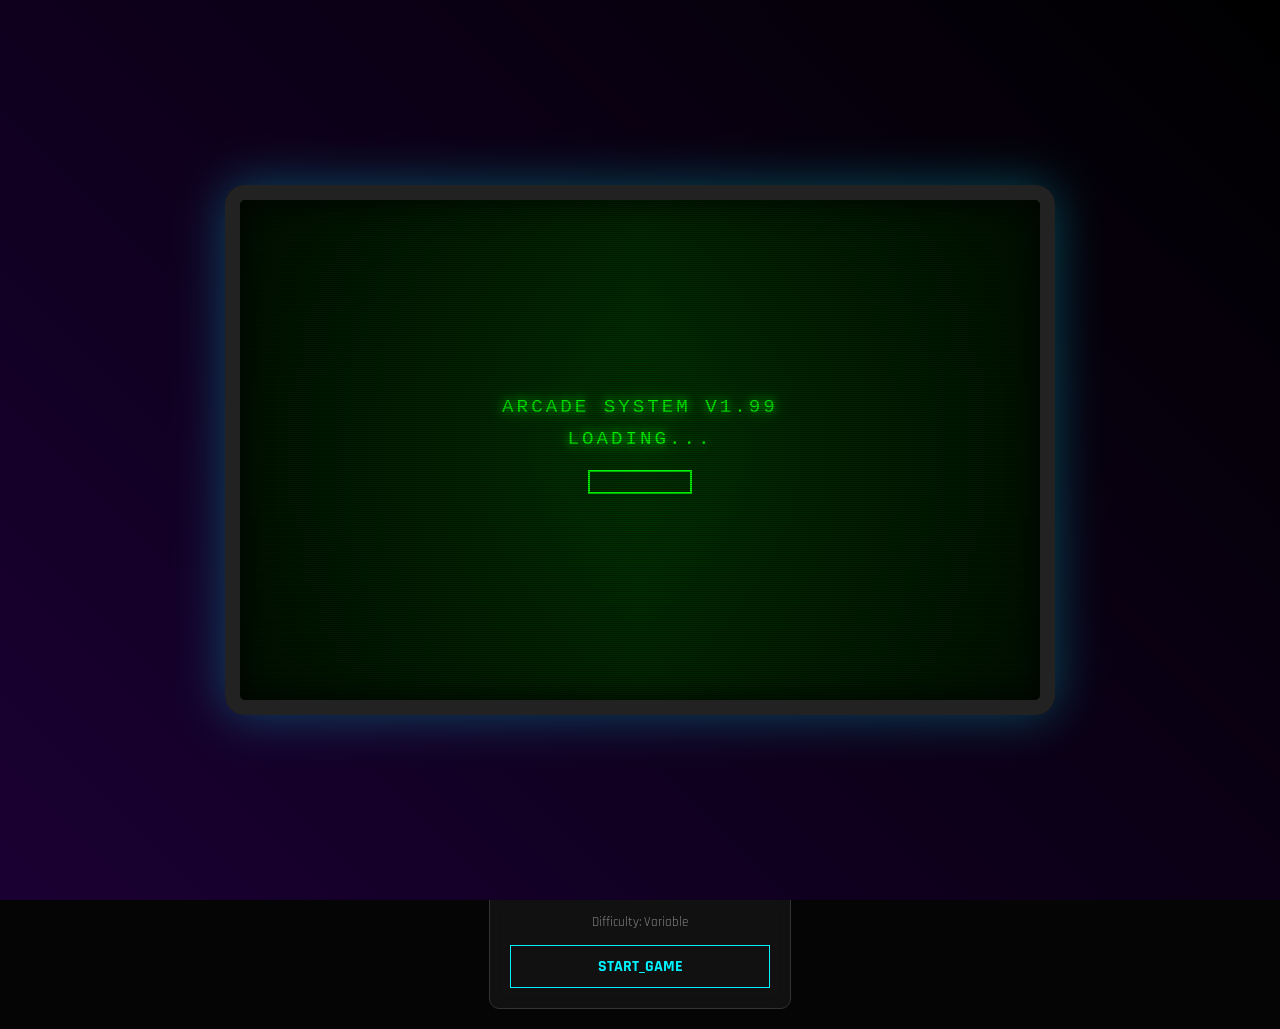
<file: index.html>
<!DOCTYPE html>
<html lang="en">
<head>
    <meta charset="UTF-8">
    <meta name="viewport" content="width=device-width, initial-scale=1.0">
    <title>WAD Games</title>
    <link rel="stylesheet" href="style.css">
    <link href="https://fonts.googleapis.com/css2?family=Orbitron:wght@400;700&family=Rajdhani:wght@300;500&display=swap" rel="stylesheet">
</head>
<body>
    <canvas id="particleCanvas"></canvas>
    
    <!-- Arcade Background Music -->
    <audio id="arcadeMusic" loop preload="auto">
        <source src="audio/arcade-music.mp3" type="audio/mpeg">
        <source src="audio/arcade-music.ogg" type="audio/ogg">
    </audio>

    <div id="loader">
        <div id="arcade-intro">
            <div id="crt-screen">
                <div class="scanlines"></div>
                <div class="arcade-content">
                    <div id="boot-sequence">
                        <p class="boot-text">ARCADE SYSTEM V1.99</p>
                        <p class="boot-text">LOADING...</p>
                        <div class="pixel-loader"></div>
                    </div>
                    <div id="arcade-title" style="display: none;">
                        <p class="arcade-text" style="font-size: 2rem; letter-spacing: 4px;">●●●●●●●●●●</p>
                        <p class="arcade-text arcade-large">WAD</p>
                        <p class="arcade-text arcade-large">GAMES</p>
                        <p class="arcade-text" style="font-size: 2rem; letter-spacing: 4px;">●●●●●●●●●●</p>
                        <p class="arcade-text arcade-insert">\/ INSERT COIN \/</p>
                        <p class="arcade-text arcade-insert arcade-blink">⬆ ⬆ ⬇ ⬇ ⬅ ➡ PRESS START</p>
                    </div>
                </div>
            </div>
        </div>
    </div>
    
    <header>
        <div class="status-bar">
            <span>USER: PLAYER_01</span>
            <span id="digital-clock">00:00:00</span>
            <span>STATUS: ONLINE</span>
            <button id="audioToggle" style="background: none; border: none; color: #00f2ff; cursor: pointer; font-size: 1.2rem; padding: 0 10px;">🔊</button>
        </div>
        <h1 class="glitch-title">WAD<span>GAMES</span></h1>
        <p class="subtitle">Select a module to initialize</p>
    </header>

    <main class="game-grid">
        <div class="game-card" data-tilt>
            <div class="card-banner cricket-bg">🏏</div>
            <div class="card-content">
                <h2>The Ashes</h2>
                <div class="stats">Difficulty: Medium</div>
                <a href="\hand cricket\index.html" class="play-btn">START_GAME</a>
            </div>
        </div>

        <div class="game-card" data-tilt>
            <div class="card-banner tetris-bg">🧱</div>
            <div class="card-content">
                <h2>Imperial Tetris</h2>
                <div class="stats">Difficulty: Hard</div>
                <a href="tetris\index.html" class="play-btn">START_GAME</a>
            </div>
        </div>

        <div class="game-card">
            <div class="card-banner" style="background: linear-gradient(45deg, #00f2ff, #ff00ea);">❌⭕</div>
            <div class="card-content">
                <h2>Cyber Tic-Tac-Toe</h2>
                <div class="stats">Difficulty: Adaptive</div>
                <a href="tic-tac-toe/index.html" class="play-btn">START_GAME</a>
            </div>
        </div>

        <div class="game-card" data-tilt>
            <div class="card-banner" style="background: linear-gradient(45deg, #ffd700, #ff8c00);">💰</div>
            <div class="card-content">
                <h2>KBC Quiz Master</h2>
                <div class="stats">Difficulty: Variable</div>
                <a href="kbc/index.html" class="play-btn">START_GAME</a>
            </div>
        </div>
    </main>

    <script src="script.js"></script>
</body>
</html>
</file>
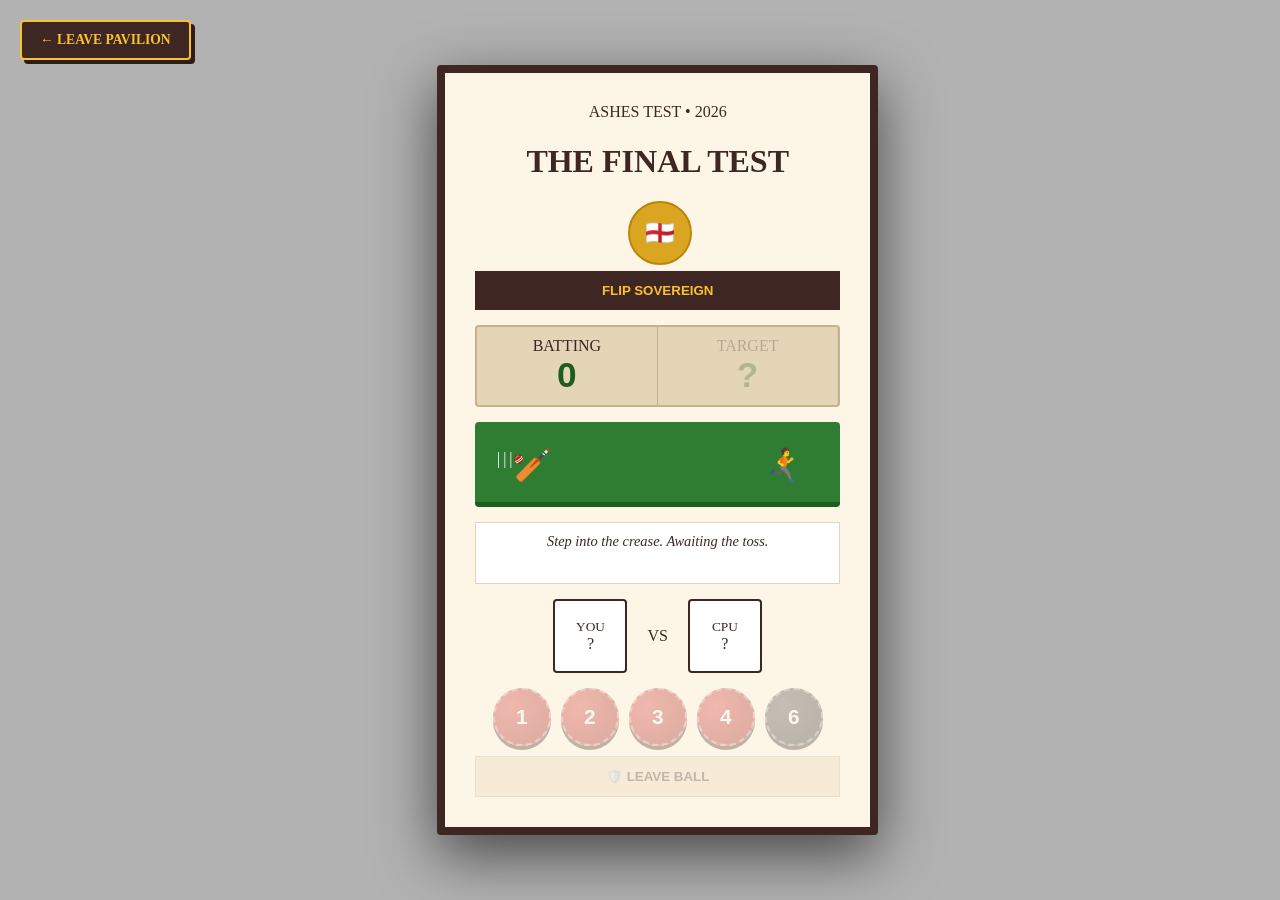
<file: hand cricket/index.html>
<!DOCTYPE html>
<html lang="en">
<head>
    <meta charset="UTF-8">
    <meta name="viewport" content="width=device-width, initial-scale=1.0">
    <title>The Ashes: Willow & Leather Edition</title>
    <link rel="stylesheet" href="style.css">
</head>
<body>
    <a href="../index.html" class="back-home-cricket">← LEAVE PAVILION</a>
    <div class="game-wrapper">
        <div class="pavilion-board">
            <div id="certificate" class="cert-overlay" style="display:none;">
                <div class="cert-content">
                    <div class="cert-header">OFFICIAL MATCH CERTIFICATE</div>
                    <hr class="cert-hr">
                    <h2 class="cert-title">THE ASHES SERIES</h2>
                    <p class="cert-text">This is to certify that the player has completed the match with the following performance:</p>
                    
                    <div class="cert-stats">
                        <div class="stat-line">TOTAL RUNS: <span id="cert-score">0</span></div>
                        <div class="stat-line">MATCH RESULT: <span id="cert-result">N/A</span></div>
                    </div>

                    <div class="signature-section">
                        <div class="signature">
                            <div class="sig-line"></div>
                            <small>AWARDED BY</small><br>
                            <strong class="jay-shah">JAY SHAH</strong>
                        </div>
                        <div class="seal">🏏</div>
                    </div>
                    
                    <button class="willow-btn" onclick="location.reload()">PLAY NEW SERIES</button>
                </div>
            </div>

            <header>
                <div class="badge">ASHES TEST • 2026</div>
                <h1>THE FINAL TEST</h1>
            </header>

            <div id="toss-area">
                <div id="coin-box">
                    <div id="coin">
                        <div class="side heads">🏴󠁧󠁢󠁥󠁮󠁧󠁿</div>
                        <div class="side tails">🇦🇺</div>
                    </div>
                </div>
                <button class="willow-btn" onclick="flipCoin()">FLIP SOVEREIGN</button>
            </div>

            <div class="scoreboard">
                <div class="score-slot">
                    <label id="role-tag">BATTING</label>
                    <div id="runs" class="score-num">0</div>
                </div>
                <div class="score-slot target-dim" id="target-ui">
                    <label>TARGET</label>
                    <div id="target-runs" class="score-num">?</div>
                </div>
            </div>

            <div class="cricket-pitch">
                <div id="stumps" class="stumps">|||</div>
                <div id="batter-sim" class="player">🏏</div>
                <div id="runner-sim" class="player">🏃</div>
                <div id="run-text" class="run-notif">RUNNING!</div>
            </div>

            <div class="commentary-strip" id="commentary">
                Step into the crease. Awaiting the toss.
            </div>

            <div class="battle-field">
                <div class="hand-wood">
                    <small>YOU</small>
                    <div id="player-hand" class="emoji">?</div>
                </div>
                <div class="vs-seal">VS</div>
                <div class="hand-wood">
                    <small>CPU</small>
                    <div id="cpu-hand" class="emoji">?</div>
                </div>
            </div>

            <div class="controls disabled" id="game-controls">
                <div class="ball-rack">
                    <button class="ball-btn" onclick="play(1)">1</button>
                    <button class="ball-btn" onclick="play(2)">2</button>
                    <button class="ball-btn" onclick="play(3)">3</button>
                    <button class="ball-btn" onclick="play(4)">4</button>
                    <button class="ball-btn ball-6" onclick="play(6)">6</button>
                </div>
                <button id="leave-btn" class="willow-btn leave" onclick="play('leave')">🛡️ LEAVE BALL</button>
            </div>

            <button id="next-innings-btn" class="willow-btn" onclick="startSecondInnings()" style="display:none; margin-top:15px;">START BOWLING</button>
        </div>
    </div>
    <script src="script.js"></script>
</body>
</html>
</file>
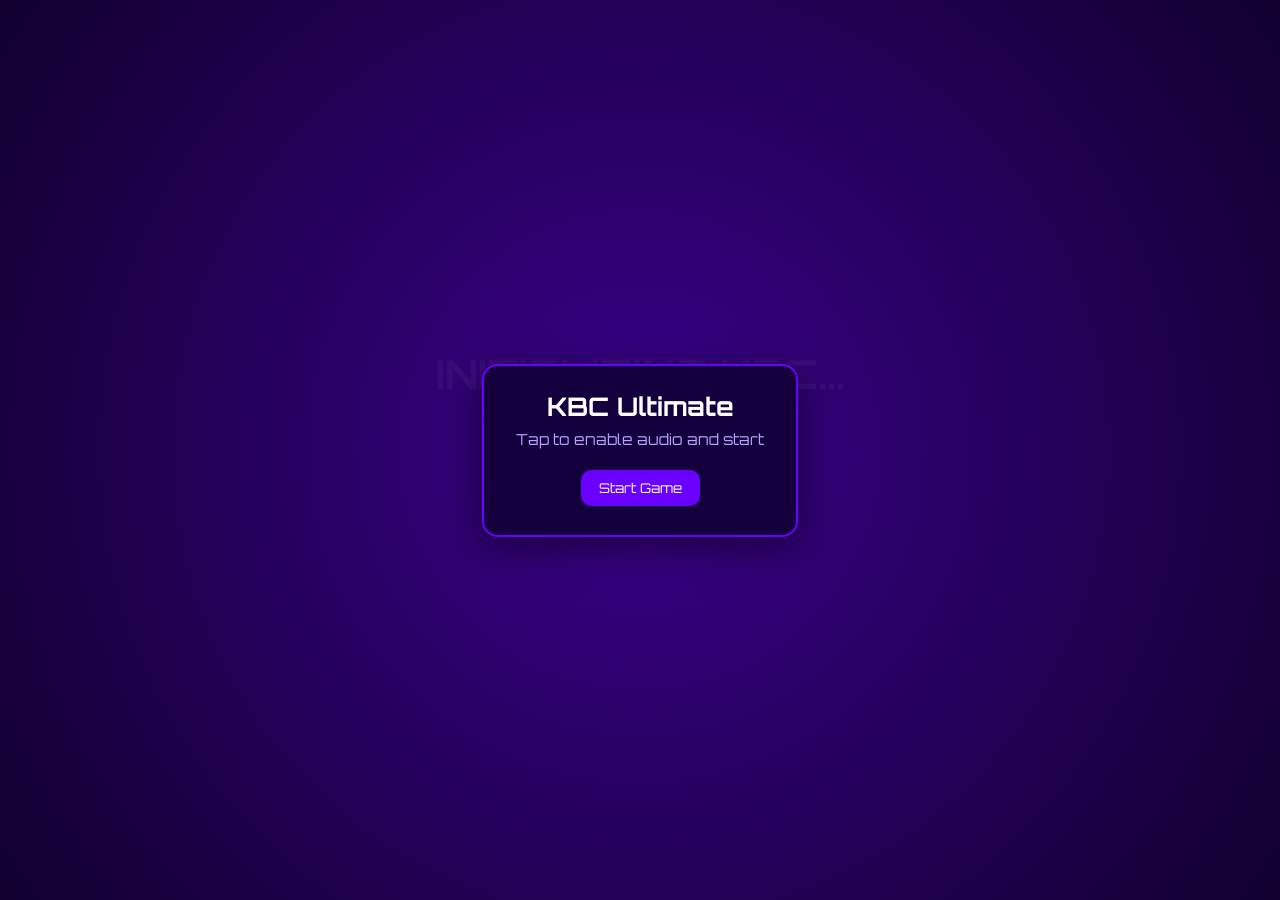
<file: kbc/index.html>
<!DOCTYPE html>
<html lang="en">
<head>
<meta charset="UTF-8">
<meta name="viewport" content="width=device-width, initial-scale=1.0, maximum-scale=1.0, user-scalable=no">
<title>KBC Ultimate Fixed</title>
<link rel="stylesheet" href="style.css">
<link href="https://fonts.googleapis.com/css2?family=Orbitron:wght@500;700&display=swap" rel="stylesheet">
</head>
<body>

<div id="startOverlay" class="start-overlay">
    <div class="start-card">
        <h1>KBC Ultimate</h1>
        <p>Tap to enable audio and start</p>
        <button id="startButton">Start Game</button>
    </div>
</div>

<div id="loadingScreen">
    <h1>INITIALIZING KBC...</h1>
    <div class="loading-text-container">
        <p class="load-text">Loading Game Engine</p>
        <p class="load-text">Preparing Questions</p>
        <p class="load-text">Setting Prize Ladder</p>
        <p class="load-text">Activating Lifelines</p>
    </div>
    <div class="loading-bar-container">
        <div class="loading-bar-fill"></div>
    </div>
    <p class="loading-percent">0%</p>
</div>

<div id="gameScreen" class="hidden">
    <div class="main-layout">
        <aside class="side-panel">
            <div class="brand-block">PICHANDI BANK</div>
            <div class="timer-ring">
                <div class="timer-ring-inner">
                    <span id="timer">30</span>
                </div>
            </div>
            <div class="score-readout">₹0</div>
        </aside>

        <div class="game-area">
            <div class="top-bar">
                <a href="../index.html" class="back-button">← BACK</a>
                <button class="walk-away">WALK AWAY</button>
                <div class="score-pill">₹ 0</div>
                <div class="lifelines">
                    <button onclick="useFifty()">50:50</button>
                    <button onclick="callFriend()">📞</button>
                    <button onclick="audiencePoll()">👥</button>
                    <button onclick="switchQuestion()">↻</button>
                </div>
            </div>

            <div class="stage-panel">
                <div class="stage-frame">
                    <div class="stage-glow"></div>
                </div>
            </div>

            <div class="question-panel">
                <div id="questionNumber" class="question-number">Question 1</div>
                <h2 id="questionText"></h2>
            </div>

            <div class="options-container">
                <div class="option" onclick="selectAnswer(0)"><span class="opt-label">A</span><span class="option-text"></span></div>
                <div class="option" onclick="selectAnswer(1)"><span class="opt-label">B</span><span class="option-text"></span></div>
                <div class="option" onclick="selectAnswer(2)"><span class="opt-label">C</span><span class="option-text"></span></div>
                <div class="option" onclick="selectAnswer(3)"><span class="opt-label">D</span><span class="option-text"></span></div>
            </div>

            <div id="messageBox"></div>
        </div>

        <aside class="ladder">
            <ul id="ladderList"></ul>
        </aside>
    </div>
</div>

<div id="callModal" class="modal hidden">
    <div class="modal-box">
        <h2>📞 Calling...</h2>
        <p id="callText"></p>
    </div>
</div>

<div id="pollModal" class="modal hidden">
    <div class="modal-box">
        <h2>📊 Audience Poll</h2>
        <div id="pollBars"></div>
    </div>
</div>

<div id="gameOverModal" class="modal hidden">
    <div class="modal-box game-over-box">
        <button class="modal-close" onclick="closeGameOverModal()">✕</button>
        <div class="game-over-content">
            <h2 id="gameOverTitle">Wrong Answer!</h2>
            <p class="game-over-amount" id="gameOverAmount"></p>
            <p class="game-over-question">Do you want to take these earnings?</p>
            <button class="game-over-button" onclick="confirmGameOver()">OK</button>
            <p class="kannada-text" id="kannadaText" style="display:none;">ತಗೋ ಬಾಯಲ್ಲಿ</p>
        </div>
    </div>
</div>

<!-- Audio Elements -->
<audio id="bgAudio" preload="auto" crossorigin="anonymous">
    <source src="audio/background.mp3" type="audio/mpeg">
</audio>
<audio id="introAudio" preload="auto" crossorigin="anonymous">
    <source src="audio/intro.mp3" type="audio/mpeg">
</audio>
<audio id="questionAudio" preload="auto">
    <source src="audio/question.mp3" type="audio/mpeg">
</audio>
<audio id="wrongAudio" preload="auto">
    <source src="audio/wrong.mp3" type="audio/mpeg">
</audio>
<audio id="winAudio" preload="auto">
    <source src="audio/7crore.mp3" type="audio/mpeg">
</audio>

<script src="script.js"></script>
</body>
</html>
</file>
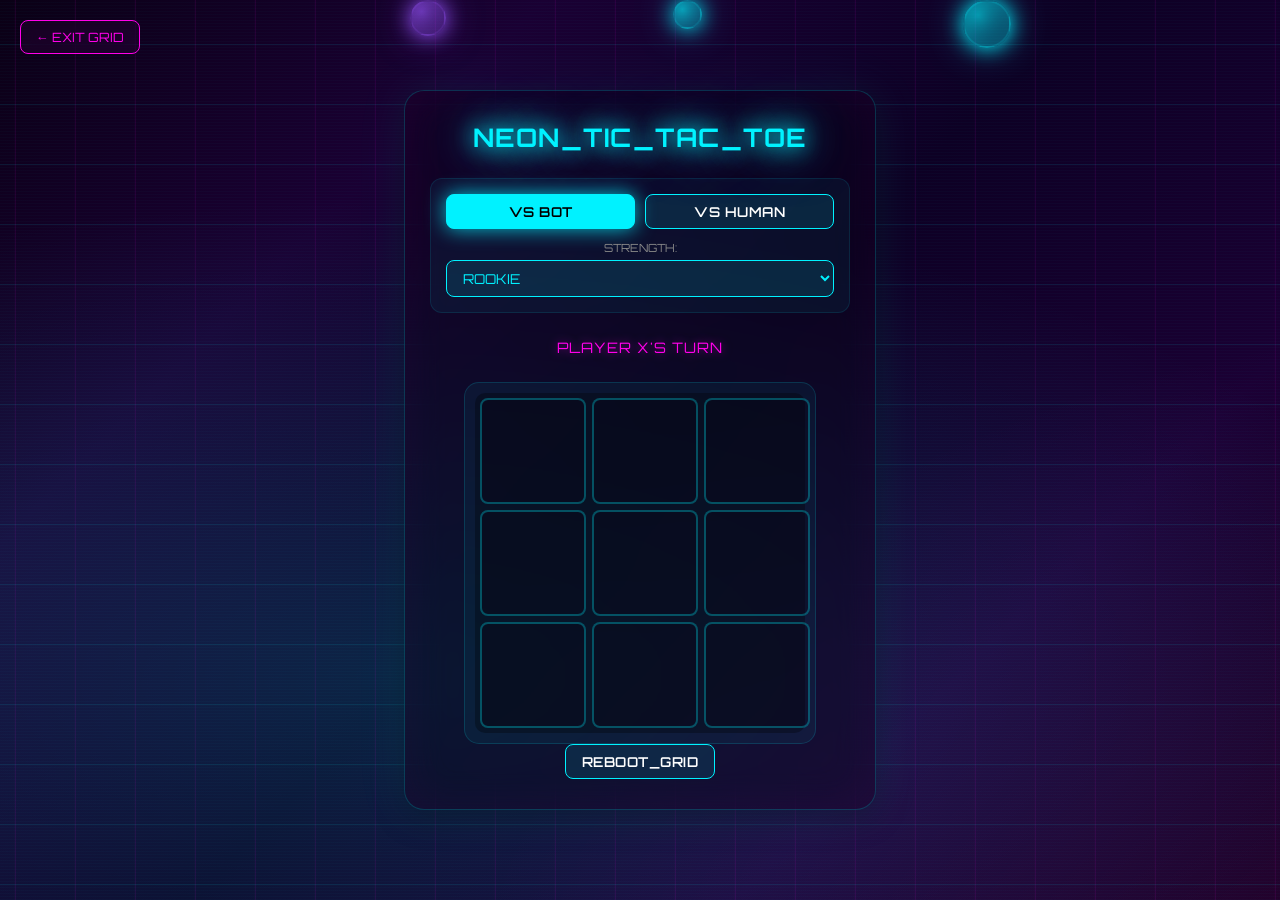
<file: tic-tac-toe/index.html>
<!DOCTYPE html>
<html lang="en">
<head>
    <meta charset="UTF-8">
    <meta name="viewport" content="width=device-width, initial-scale=1.0">
    <title>Cyber Tic-Tac-Toe</title>
    <link rel="stylesheet" href="style.css">
    <link href="https://fonts.googleapis.com/css2?family=Orbitron:wght@400;700&display=swap" rel="stylesheet">
</head>
<body>
    <div id="neon-background">
        <div class="neon-grid"></div>
        <div class="scanlines"></div>
        <div class="floating-particles"></div>
    </div>
    <a href="../index.html" class="back-home">← EXIT GRID</a>

    <div class="game-container">
        <h1>NEON_TIC_TAC_TOE</h1>
        
        <div class="setup-menu">
            <div class="mode-selector">
                <button id="pve-btn" class="active">VS BOT</button>
                <button id="pvp-btn">VS HUMAN</button>
            </div>
            
            <div id="difficulty-settings">
                <label style="font-size: 0.7rem; color: #888; display: block; margin-bottom: 5px;">STRENGTH:</label>
                <select id="difficulty">
                    <option value="easy">ROOKIE</option>
                    <option value="medium">ELITE</option>
                    <option value="impossible">GOD_MODE</option>
                </select>
            </div>
        </div>

        <div class="status" id="statusText">PLAYER X'S TURN</div>

        <div class="board-wrapper">
            <div class="board" id="board">
                <div id="strike" class="strike"></div>
                <div class="cell" data-index="0"></div>
                <div class="cell" data-index="1"></div>
                <div class="cell" data-index="2"></div>
                <div class="cell" data-index="3"></div>
                <div class="cell" data-index="4"></div>
                <div class="cell" data-index="5"></div>
                <div class="cell" data-index="6"></div>
                <div class="cell" data-index="7"></div>
                <div class="cell" data-index="8"></div>
            </div>
        </div>

        <button id="resetBtn" class="reset-btn">REBOOT_GRID</button>
    </div>

    <script src="script.js"></script>
</body>
</html>
</file>
<file: style.css>
:root {
    --neon-cyan: #00f2ff;
    --neon-pink: #ff00ea;
    --dark: #050505;
}

body {
    margin: 0;
    background-color: var(--dark);
    color: white;
    font-family: 'Rajdhani', sans-serif;
    overflow-x: hidden;
    min-height: 100vh;
}

#particleCanvas {
    position: fixed;
    top: 0;
    left: 0;
    z-index: -1;
    background: radial-gradient(circle at center, #111 0%, #000 100%);
}

/* Header Status Bar */
.status-bar {
    display: flex;
    justify-content: space-around;
    padding: 10px;
    background: rgba(255, 255, 255, 0.05);
    border-bottom: 1px solid var(--neon-cyan);
    font-family: 'Orbitron', sans-serif;
    font-size: 0.7rem;
    letter-spacing: 2px;
}

header {
    text-align: center;
    padding: 40px 0;
}

.glitch-title {
    font-family: 'Orbitron', sans-serif;
    font-size: 5rem;
    margin: 0;
    letter-spacing: 10px;
    text-transform: uppercase;
}

.glitch-title span {
    color: var(--neon-cyan);
    text-shadow: 0 0 20px var(--neon-cyan);
}

/* Game Grid & Cards */
.game-grid {
    display: flex;
    flex-wrap: wrap;
    justify-content: center;
    gap: 40px;
    padding: 20px;
}

.game-card {
    width: 300px;
    background: rgba(20, 20, 20, 0.8);
    border: 1px solid #333;
    border-radius: 10px;
    position: relative;
    backdrop-filter: blur(10px);
    transition: 0.3s;
    overflow: hidden;
}

.game-card:hover {
    border-color: var(--neon-cyan);
    box-shadow: 0 0 40px rgba(0, 242, 255, 0.3);
    transform: translateY(-5px);
}

.card-banner {
    height: 150px;
    font-size: 4rem;
    display: flex;
    justify-content: center;
    align-items: center;
}

.cricket-bg { background: linear-gradient(45deg, #1b5e20, #000); }
.tetris-bg { background: linear-gradient(45deg, #800020, #000); }

.card-content {
    padding: 20px;
    text-align: center;
}

.stats {
    font-size: 0.8rem;
    color: #888;
    margin-bottom: 15px;
}

.play-btn {
    display: block;
    padding: 10px;
    text-decoration: none;
    color: var(--neon-cyan);
    border: 1px solid var(--neon-cyan);
    font-weight: bold;
    transition: 0.3s;
}

.play-btn:hover {
    background: var(--neon-cyan);
    color: black;
}

/* Arcade Intro */
#loader {
    position: fixed;
    inset: 0;
    background: #000;
    z-index: 100;
    display: flex;
    flex-direction: column;
    justify-content: center;
    align-items: center;
    transition: opacity 0.8s ease;
}

#arcade-intro {
    width: 100%;
    height: 100%;
    display: flex;
    justify-content: center;
    align-items: center;
    background: linear-gradient(45deg, #1a0033, #000);
}

#crt-screen {
    position: relative;
    width: 90%;
    max-width: 800px;
    height: 500px;
    background: linear-gradient(90deg, #001a00 0%, #003300 50%, #001a00 100%);
    border: 15px solid #222;
    border-radius: 20px;
    box-shadow: inset 0 0 30px rgba(0, 0, 0, 0.8), 0 0 50px rgba(0, 242, 255, 0.3);
    overflow: hidden;
}

#crt-screen::before {
    content: '';
    position: absolute;
    top: 0;
    left: 0;
    width: 100%;
    height: 100%;
    background: radial-gradient(ellipse at center, transparent 0%, rgba(0, 0, 0, 0.4) 100%);
    pointer-events: none;
    z-index: 2;
}

.scanlines {
    position: absolute;
    top: 0;
    left: 0;
    width: 100%;
    height: 100%;
    background: repeating-linear-gradient(
        0deg,
        rgba(0, 0, 0, 0.3),
        rgba(0, 0, 0, 0.3) 1px,
        transparent 1px,
        transparent 2px
    );
    pointer-events: none;
    z-index: 3;
    animation: flicker 0.1s infinite;
}

@keyframes flicker {
    0%, 100% { opacity: 0.95; }
    50% { opacity: 0.98; }
}

.arcade-content {
    position: relative;
    width: 100%;
    height: 100%;
    display: flex;
    justify-content: center;
    align-items: center;
    flex-direction: column;
    font-family: 'courier new', monospace;
    color: #00ff00;
    text-shadow: 0 0 10px #00ff00, 0 0 20px #00aa00;
    z-index: 1;
}

#boot-sequence {
    text-align: center;
}

.boot-text {
    margin: 10px 0;
    font-size: 1.2rem;
    letter-spacing: 3px;
    animation: flicker-text 2s infinite;
}

.boot-text:nth-child(3) {
    animation: none;
}

@keyframes flicker-text {
    0%, 100% { opacity: 1; }
    50% { opacity: 0.7; }
}

.pixel-loader {
    width: 100px;
    height: 20px;
    margin: 20px auto;
    border: 2px solid #00ff00;
    position: relative;
    background: #00110011;
}

.pixel-loader::after {
    content: '';
    position: absolute;
    left: 0;
    top: 0;
    height: 100%;
    background: #00ff00;
    box-shadow: 0 0 10px #00ff00;
    animation: loading 2s infinite;
}

@keyframes loading {
    0% { width: 0%; }
    50% { width: 100%; }
    100% { width: 0%; }
}

#arcade-title {
    text-align: center;
}

.arcade-text {
    margin: 5px 0;
    font-size: 1.5rem;
    letter-spacing: 2px;
}

.arcade-large {
    font-size: 3.5rem;
    font-weight: bold;
    letter-spacing: 6px;
    margin: 10px 0;
    animation: glow-pulse 1.5s ease-in-out infinite;
}

@keyframes glow-pulse {
    0%, 100% {
        text-shadow: 0 0 10px #00ff00, 0 0 20px #00aa00;
    }
    50% {
        text-shadow: 0 0 20px #00ff00, 0 0 40px #00ff00, 0 0 60px #00aa00;
    }
}

.arcade-insert {
    font-size: 1rem;
    margin-top: 20px;
    letter-spacing: 1px;
}

.arcade-blink {
    animation: blink 1s infinite;
}

@keyframes blink {
    0%, 50%, 100% { opacity: 1; }
    25%, 75% { opacity: 0.2; }
}
</file>
<file: hand cricket/style.css>
body {
    margin: 0;
    height: 100vh;
    display: flex;
    justify-content: center;
    align-items: center;
    background: linear-gradient(rgba(0,0,0,0.3), rgba(0,0,0,0.3)), 
                url('https://images.unsplash.com/photo-1531415074968-036ba1b575da?q=80&w=2067&auto=format&fit=crop') no-repeat center center fixed;
    background-size: cover;
    font-family: 'Georgia', serif;
}

.pavilion-board {
    background: #fdf5e6;
    border: 8px solid #3e2723;
    width: 90%;
    max-width: 400px;
    padding: 30px;
    border-radius: 4px;
    box-shadow: 0 20px 60px rgba(0,0,0,0.6);
    text-align: center;
    color: #3e2723;
    position: relative;
}

/* Scoreboard */
.scoreboard { display: flex; background: #e4d5b7; border: 2px solid #c5b38f; border-radius: 4px; margin: 15px 0; }
.score-slot { flex: 1; padding: 10px; border-right: 1px solid #c5b38f; }
.score-num { font-size: 2.2rem; font-weight: bold; font-family: 'Arial', sans-serif; color: #1b5e20; }
.target-dim { opacity: 0.25; }

/* Simulation */
.cricket-pitch {
    height: 80px; background: #2e7d32; border-radius: 4px;
    margin: 15px 0; position: relative; overflow: hidden;
    border-bottom: 5px solid #1b5e20;
}
.player { position: absolute; top: 30%; font-size: 2rem; transition: 0.6s; }
#batter-sim { left: 10%; } #runner-sim { right: 10%; transform: scaleX(-1); }
.stumps { position: absolute; left: 6%; top: 35%; color: #fff; letter-spacing: 3px; transition: 0.3s; }
.run-notif { position: absolute; width: 100%; top: 10%; color: #fff; font-weight: bold; font-size: 0.8rem; opacity: 0; }
.run-active { opacity: 1; animation: flash 0.5s infinite; }

/* Buttons */
.ball-rack { display: flex; justify-content: center; gap: 10px; }
.ball-btn {
    width: 58px; height: 58px; border-radius: 50%; border: 2px dashed rgba(255,255,255,0.4);
    background: radial-gradient(circle at 30% 30%, #d32f2f, #8e0000);
    color: white; font-size: 1.3rem; font-weight: bold; cursor: pointer;
    box-shadow: 0 4px #2d1d19; transition: 0.1s;
}
.ball-6 { background: radial-gradient(circle at 30% 30%, #424242, #1a1a1a); }
.willow-btn { width: 100%; padding: 12px; background: #3e2723; color: #fbc02d; border: none; font-weight: bold; cursor: pointer; }
.leave { background: #e4d5b7; color: #3e2723; margin-top: 10px; border: 1px solid #c5b38f; }

/* Certificate Styles */
.cert-overlay {
    position: absolute; top: 0; left: 0; width: 100%; height: 100%;
    background: rgba(0,0,0,0.85); display: flex; justify-content: center; align-items: center;
    border-radius: 4px; z-index: 1000; padding: 10px; box-sizing: border-box;
}
.cert-content {
    background: #fff; border: 10px double #3e2723; padding: 20px;
    width: 100%; height: 95%; display: flex; flex-direction: column; justify-content: space-between;
}
.cert-header { font-size: 0.7rem; letter-spacing: 2px; }
.cert-stats { background: #fdf5e6; padding: 10px; border: 1px solid #c5b38f; }
.signature-section { display: flex; justify-content: space-between; align-items: flex-end; text-align: left; }
.sig-line { width: 120px; height: 1px; background: #333; margin-bottom: 5px; }
.jay-shah { font-family: 'Brush Script MT', cursive; font-size: 1.2rem; }
.seal { font-size: 3rem; opacity: 0.1; transform: rotate(-15deg); }

/* Toss Animation */
#coin-box { perspective: 1000px; width: 60px; height: 60px; margin: 0 auto 10px; }
#coin { width: 100%; height: 100%; position: relative; transform-style: preserve-3d; transition: 2s; }
.side { position: absolute; width: 100%; height: 100%; backface-visibility: hidden; border-radius: 50%; background: #daa520; border: 2px solid #b8860b; display: flex; align-items: center; justify-content: center; font-size: 1.5rem; }
.tails { transform: rotateY(180deg); }
.spin-heads { transform: rotateY(1800deg); }
.spin-tails { transform: rotateY(1980deg); }

.commentary-strip { background: #fff; border: 1px solid #e4d5b7; padding: 10px; font-style: italic; font-size: 0.9rem; margin-bottom: 15px; min-height: 40px; }
.battle-field { display: flex; justify-content: center; align-items: center; gap: 20px; margin: 15px 0; }
.hand-wood { width: 70px; height: 70px; background: #fff; border: 2px solid #3e2723; border-radius: 4px; display: flex; flex-direction: column; justify-content: center; }
.disabled { opacity: 0.3; pointer-events: none; }
@keyframes flash { 50% { opacity: 0; } }
.back-home-cricket {
    position: fixed;
    top: 20px;
    left: 20px;
    text-decoration: none;
    color: #fbc02d;
    background: #3e2723;
    padding: 10px 18px;
    border: 2px solid #fbc02d;
    font-family: 'Georgia', serif;
    font-size: 0.85rem;
    font-weight: bold;
    border-radius: 4px;
    z-index: 9999;
    transition: 0.3s;
    box-shadow: 4px 4px 0px #2d1d19;
}

.back-home-cricket:hover {
    background: #fbc02d;
    color: #3e2723;
    transform: translate(-2px, -2px);
    box-shadow: 6px 6px 0px #2d1d19;
}
</file>
<file: kbc/style.css>
body{
margin:0;
font-family:'Orbitron',sans-serif;
background:radial-gradient(circle at top,#3a0b6b,#12002f 55%,#0a001f);
color:white;
text-align:center;
overflow-x: hidden;
-webkit-overflow-scrolling: touch;
}

.hidden{display:none !important;}

#gameScreen{
    opacity: 0;
    transition: opacity 0.6s ease;
}

#gameScreen.show{
    opacity: 1;
}

.main-layout{
display:grid;
grid-template-columns:220px 1fr 260px;
gap:16px;
align-items:stretch;
padding:16px;
box-sizing:border-box;
}

.side-panel{
background:linear-gradient(180deg,#2b0b4b,#12002f);
border-radius:16px;
padding:16px;
display:flex;
flex-direction:column;
align-items:center;
gap:16px;
box-shadow:0 10px 30px rgba(0,0,0,0.4);
}

.brand-block{
background:#c7374a;
color:#fff;
padding:10px 16px;
border-radius:8px;
font-weight:700;
letter-spacing:1px;
width:100%;
box-sizing:border-box;
}

.timer-ring{
width:120px;
height:120px;
border-radius:50%;
background:conic-gradient(#fff 0deg, #6a00ff 120deg, #2a0066 360deg);
display:flex;
align-items:center;
justify-content:center;
}

.timer-ring-inner{
width:96px;
height:96px;
border-radius:50%;
background:#0a001f;
display:flex;
align-items:center;
justify-content:center;
font-size:32px;
font-weight:700;
}

.score-readout{
font-size:18px;
opacity:0.85;
}

.game-area{
padding:10px 12px 20px;
display:flex;
flex-direction:column;
gap:14px;
}

.ladder{
background:linear-gradient(180deg,#1b003a,#0b001f);
padding:14px;
border-radius:16px;
height:100%;
box-sizing:border-box;
box-shadow:0 10px 30px rgba(0,0,0,0.4);
}

#ladderList{
    margin:0;
    padding:0;
}

.ladder li{
list-style:none;
padding:6px 10px;
margin:6px 0;
background:#1c004d;
border-radius:10px;
border:1px solid rgba(255,255,255,0.08);
text-align:left;
}

.active{
    background:linear-gradient(90deg,#b8860b,#ffd700,#b8860b);
    color:black;
    font-weight:bold;
    border:2px solid #ffdd55;
    box-shadow:0 0 12px rgba(255,215,0,0.6);
}

.ladder li.active{
    position:relative;
}

.ladder li.active::before{
    content:"▶";
    position:absolute;
    left:-18px;
    top:50%;
    transform:translateY(-50%);
    color:#ffd700;
    text-shadow:0 0 6px rgba(255,215,0,0.9);
}

.top-bar{
display:flex;
align-items:center;
justify-content:space-between;
gap:12px;
}

.back-button{
color:#fff;
text-decoration:none;
background:#1b1b3a;
border:1px solid #5e5e9a;
padding:8px 14px;
border-radius:999px;
font-size:12px;
cursor:pointer;
transition:all 0.2s ease;
}

.back-button:hover{
background:#2b2b4a;
border-color:#7e7eaa;
}

.walk-away{
background:#1b1b3a;
border:1px solid #5e5e9a;
padding:8px 14px;
border-radius:999px;
font-size:12px;
}

.score-pill{
flex:1;
max-width:240px;
background:linear-gradient(90deg,#0c3a6b,#1c004d);
border:2px solid #4a00aa;
border-radius:999px;
padding:8px 16px;
text-align:center;
font-weight:700;
}

.lifelines button{
width:44px;
height:44px;
border-radius:50%;
padding:0;
font-size:12px;
    background:radial-gradient(circle,#3b1b7a,#16003a);
    border:2px solid #d7b24a;
    box-shadow:0 0 10px rgba(215,178,74,0.5);
}

.lifelines button:hover:not(:disabled){
    background:radial-gradient(circle,#4b2aa2,#220055);
    border-color:#ffd700;
    box-shadow:0 0 14px rgba(255,215,0,0.7);
}

.stage-panel{
background:linear-gradient(180deg,#0b0b1a,#13002f);
border-radius:16px;
padding:10px;
border:1px solid rgba(255,255,255,0.08);
min-height:220px;
}

.stage-frame{
height:100%;
border-radius:12px;
background:radial-gradient(circle at center,#2d4cff,#0a001f 60%);
position:relative;
overflow:hidden;
}

.stage-glow{
position:absolute;
bottom:-20px;
left:50%;
transform:translateX(-50%);
width:140px;
height:140px;
border-radius:50%;
background:radial-gradient(circle, rgba(120,200,255,0.7), rgba(120,200,255,0) 70%);
}

.question-panel{
background:#0f0230;
padding:14px 20px;
border-radius:18px;
border:2px solid #3a0b6b;
box-shadow:0 0 20px rgba(60,0,120,0.4);
}

.options-container{
display:grid;
grid-template-columns:1fr 1fr;
gap:12px;
}

.option{
background:linear-gradient(90deg,#12033a,#1f0a52);
padding:12px 14px;
border-radius:999px;
cursor:pointer;
border:2px solid #5a1ccf;
transition:all 0.3s ease;
display:flex;
align-items:center;
gap:10px;
justify-content:flex-start;
}

.opt-label{
width:28px;
height:28px;
border-radius:50%;
display:flex;
align-items:center;
justify-content:center;
background:#0b001f;
border:2px solid #5a1ccf;
font-weight:700;
}

.option:hover{background:linear-gradient(90deg,#1c0066,#3a00aa);}

/* Touch feedback for mobile */
.option:active {
    transform: scale(0.98);
    background: linear-gradient(90deg,#1c0066,#3a00aa);
}

button:active:not(:disabled) {
    transform: scale(0.95);
}

.lifelines button:active:not(:disabled) {
    transform: scale(0.9);
}

/* Smooth transitions for touch interactions */
.option,
button,
.lifelines button {
    transition: transform 0.1s ease, background 0.3s ease;
    -webkit-tap-highlight-color: transparent;
}

.option.correct{
background:linear-gradient(90deg,#00cc00,#44ff88);
color:black;
border:2px solid #00aa44;
font-weight:bold;
}

.option.wrong{
background:linear-gradient(90deg,#cc0000,#ff4d4d);
color:white;
border:2px solid #880000;
font-weight:bold;
}

.modal{
position:fixed;
top:0;
left:0;
width:100%;
height:100%;
background:rgba(0,0,0,0.8);
justify-content:center;
align-items:center;
z-index:1000;
}

.modal:not(.hidden){
display:flex;
}

.modal-box{
background:#14003d;
padding:30px;
border-radius:15px;
width:90%;
max-width:400px;
max-height:60vh;
overflow-y:auto;
-webkit-overflow-scrolling: touch;
box-shadow:0 8px 32px rgba(0,0,0,0.5);
}

.game-over-box{
position:relative;
text-align:center;
background:linear-gradient(135deg, #4a0080 0%, #1a0040 100%);
border:2px solid #ffd700;
max-width:500px;
}

.game-over-content{
padding:20px 0;
}

.game-over-content h2{
color:#ffd700;
font-size:24px;
margin:10px 0;
text-shadow:0 0 10px rgba(255, 215, 0, 0.5);
}

.game-over-amount{
font-size:36px;
color:#ffd700;
font-weight:bold;
margin:15px 0;
text-shadow:0 0 15px rgba(255, 215, 0, 0.6);
font-family:'Orbitron',sans-serif;
}

.game-over-question{
color:#e0e0e0;
font-size:18px;
margin:20px 0;
}

.game-over-button{
background:linear-gradient(135deg, #ffd700 0%, #ffed4e 100%);
color:#000;
font-weight:bold;
padding:12px 40px;
margin:20px 0;
font-size:16px;
box-shadow:0 0 20px rgba(255, 215, 0, 0.4);
}

.game-over-button:hover{
background:linear-gradient(135deg, #ffed4e 0%, #ffd700 100%);
box-shadow:0 0 30px rgba(255, 215, 0, 0.6);
}

.kannada-text{
font-size:32px;
color:#ff4444;
font-weight:bold;
margin:20px 0;
text-shadow:0 0 10px rgba(255, 68, 68, 0.5);
animation:pulse 1.5s infinite;
}

.modal-close{
position:absolute;
top:10px;
right:10px;
background:rgba(255, 68, 68, 0.8);
color:white;
border:none;
width:40px;
height:40px;
border-radius:50%;
padding:0;
font-size:20px;
cursor:pointer;
display:flex;
align-items:center;
justify-content:center;
}

.modal-close:hover{
background:#ff4444;
box-shadow:0 0 15px rgba(255, 68, 68, 0.6);
}

button{
background:#4a00aa;
color:white;
border:none;
padding:10px 15px;
margin:5px;
border-radius:8px;
cursor:pointer;
font-family:'Orbitron',sans-serif;
}

button:hover:not(:disabled){
background:#6a00ff;
}

button:disabled{
background:#555;
cursor:not-allowed;
opacity:0.5;
}

#pollBars{
display:flex;
flex-direction:column;
gap:20px;
margin-top:20px;
width:100%;
}

.poll-item{
margin-bottom:10px;
width:100%;
}

.poll-label{
margin-bottom:8px;
font-weight:bold;
color:#fff;
}

.poll-bar-container{
position:relative;
height:30px;
background:#2a0066;
border-radius:8px;
overflow:hidden;
}

.poll-bar{
height:100%;
background:linear-gradient(90deg,#4a00aa,#6a00ff);
transition:width 0.3s ease;
}

.poll-percent{
position:absolute;
right:10px;
top:50%;
transform:translateY(-50%);
color:#fff;
font-weight:bold;
font-size:14px;
}

/* Loading Bar Animation */
@keyframes slideIn {
    from {
        opacity: 0;
        transform: translateY(20px);
    }
    to {
        opacity: 1;
        transform: translateY(0);
    }
}

/* Option reveal animations */
.option.reveal {
    animation: slideIn 0.5s ease forwards;
    opacity: 0;
}

.option.reveal:nth-child(1) {
    animation-delay: 0s;
}

.option.reveal:nth-child(2) {
    animation-delay: 0.3s;
}

.option.reveal:nth-child(3) {
    animation-delay: 0.6s;
}

.option.reveal:nth-child(4) {
    animation-delay: 0.9s;
}

#loadingScreen {
    display: flex;
    flex-direction: column;
    justify-content: center;
    align-items: center;
    width: 100%;
    height: 100vh;
    background: radial-gradient(circle, #3b008b, #12002f);
}

#loadingScreen h1 {
    font-size: 2.5em;
    margin-bottom: 30px;
    text-shadow: 0 0 20px rgba(255, 255, 255, 0.5);
}

.loading-bar-container {
    width: 300px;
    height: 10px;
    background: #2a0066;
    border-radius: 10px;
    overflow: hidden;
    border: 2px solid #6a00ff;
}

.loading-bar-fill {
    height: 100%;
    background: linear-gradient(90deg, #4a00aa, #6a00ff);
    width: 0%;
    animation: loadingProgress 2s ease-in-out forwards;
}

@keyframes loadingProgress {
    0% {
        width: 0%;
    }
    100% {
        width: 100%;
    }
}

@keyframes fadeInUp {
    from {
        opacity: 0;
        transform: translateY(20px);
    }
    to {
        opacity: 1;
        transform: translateY(0);
    }
}

@keyframes fadeOutDown {
    from {
        opacity: 1;
        transform: translateY(0);
    }
    to {
        opacity: 0;
        transform: translateY(20px);
    }
}

.loading-text-container {
    min-height: 40px;
    margin: 20px 0;
    display: flex;
    align-items: center;
    justify-content: center;
}

.load-text {
    font-size: 1.2em;
    opacity: 0;
    color: #6a00ff;
    text-shadow: 0 0 10px rgba(106, 0, 255, 0.5);
    margin: 0;
}

.load-text.fadeIn {
    animation: fadeInUp 0.8s ease forwards;
}

.load-text.fadeOut {
    animation: fadeOutDown 0.8s ease forwards;
}

.loading-percent {
    margin-top: 15px;
    font-size: 1.1em;
    color: #6a00ff;
}

.question-number{
    font-size:0.95em;
    color:#ffdd55;
    text-transform:uppercase;
    letter-spacing:1px;
    margin-bottom:8px;
}

/* Start overlay for enabling audio */
.start-overlay {
    position: fixed;
    inset: 0;
    display: flex;
    align-items: center;
    justify-content: center;
    background: radial-gradient(circle, rgba(59,0,139,0.95), rgba(18,0,47,0.98));
    z-index: 3000;
}

.start-card {
    background: #14003d;
    border: 2px solid #6a00ff;
    border-radius: 16px;
    padding: 24px 32px;
    box-shadow: 0 10px 40px rgba(0,0,0,0.5);
    text-align: center;
    max-width: 360px;
}

.start-card h1 {
    margin: 0 0 8px 0;
    font-size: 1.6em;
}

.start-card p {
    margin: 0 0 16px 0;
    color: #b6a2ff;
    font-size: 0.95em;
}

#startButton {
    background: #6a00ff;
    color: #fff;
    border: none;
    padding: 10px 18px;
    border-radius: 10px;
    cursor: pointer;
    font-family: 'Orbitron', sans-serif;
}

#startButton:hover {
    background: #8a3bff;
}

/* Cracker Burst Animations */
@keyframes burst {
    0% {
        transform: translate(0, 0) scale(1);
        opacity: 1;
    }
    100% {
        transform: translate(var(--tx), var(--ty)) scale(0);
        opacity: 0;
    }
}

@keyframes fall {
    0% {
        transform: translateY(0) translateX(0) rotate(0deg);
        opacity: 1;
    }
    100% {
        transform: translateY(100vh) translateX(var(--drift)) rotate(360deg);
        opacity: 0;
    }
}

.cracker {
    position: fixed;
    width: 10px;
    height: 10px;
    border-radius: 50%;
    pointer-events: none;
    z-index: 2000;
}

.cracker.burst {
    animation: burst 1.2s ease-out forwards;
}

.cracker.fall {
    animation: fall 3s ease-in forwards;
}

/* Mobile Responsive Styles */
@media screen and (max-width: 1024px) and (min-width: 769px) {
    /* Tablet styles */
    .main-layout {
        grid-template-columns: 180px 1fr 220px;
        padding: 12px;
        gap: 12px;
    }

    .timer-ring {
        width: 90px;
        height: 90px;
    }

    .timer-ring-inner {
        width: 72px;
        height: 72px;
        font-size: 24px;
    }

    .question-panel h2 {
        font-size: 18px;
    }

    .option {
        font-size: 15px;
    }
}

@media screen and (max-width: 768px) {
    .main-layout {
        grid-template-columns: 1fr;
        grid-template-rows: auto auto 1fr;
        padding: 8px;
        gap: 8px;
    }

    .side-panel {
        flex-direction: row;
        padding: 8px;
        gap: 8px;
        justify-content: space-between;
    }

    .brand-block {
        font-size: 10px;
        padding: 6px 8px;
        flex: 1;
    }

    .timer-ring {
        width: 60px;
        height: 60px;
    }

    .timer-ring-inner {
        width: 48px;
        height: 48px;
        font-size: 18px;
    }

    .score-readout {
        font-size: 14px;
    }

    .ladder {
        order: 2;
        max-height: 200px;
        overflow-y: auto;
        -webkit-overflow-scrolling: touch;
        scrollbar-width: thin;
        scrollbar-color: #6a00ff #1b003a;
    }

    .ladder::-webkit-scrollbar {
        width: 6px;
    }

    .ladder::-webkit-scrollbar-track {
        background: #1b003a;
        border-radius: 3px;
    }

    .ladder::-webkit-scrollbar-thumb {
        background: #6a00ff;
        border-radius: 3px;
    }

    .ladder li {
        padding: 4px 8px;
        margin: 3px 0;
        font-size: 12px;
    }

    .game-area {
        order: 3;
        padding: 8px;
        gap: 10px;
    }

    .top-bar {
        flex-wrap: wrap;
        gap: 6px;
    }

    .walk-away {
        font-size: 10px;
        padding: 6px 10px;
    }

    .score-pill {
        font-size: 14px;
        padding: 6px 12px;
        max-width: 100%;
        flex: 1 1 100%;
        order: 3;
    }

    .lifelines {
        display: flex;
        gap: 4px;
        flex: 1;
        justify-content: flex-end;
    }

    .lifelines button {
        width: 36px;
        height: 36px;
        font-size: 10px;
    }

    .stage-panel {
        min-height: 120px;
        padding: 6px;
    }

    .question-panel {
        padding: 10px 12px;
    }

    .question-panel h2 {
        font-size: 16px;
    }

    .question-number {
        font-size: 12px;
    }

    .options-container {
        grid-template-columns: 1fr;
        gap: 8px;
    }

    .option {
        padding: 10px 12px;
        font-size: 14px;
    }

    .opt-label {
        width: 24px;
        height: 24px;
        font-size: 12px;
    }

    .modal-box {
        width: 95%;
        max-width: 340px;
        padding: 20px;
    }

    .game-over-amount {
        font-size: 28px;
    }

    .game-over-content h2 {
        font-size: 20px;
    }

    .game-over-question {
        font-size: 16px;
    }

    .kannada-text {
        font-size: 24px;
    }

    #loadingScreen h1 {
        font-size: 1.8em;
    }

    .loading-bar-container {
        width: 240px;
    }

    .load-text {
        font-size: 1em;
    }

    .loading-percent {
        font-size: 1em;
    }

    .start-card {
        max-width: 300px;
        padding: 20px 24px;
    }

    .start-card h1 {
        font-size: 1.4em;
    }
}

@media screen and (max-width: 480px) {
    body {
        font-size: 14px;
    }

    .main-layout {
        padding: 4px;
        gap: 6px;
    }

    .side-panel {
        padding: 6px;
    }

    .brand-block {
        font-size: 9px;
        padding: 5px 6px;
    }

    .timer-ring {
        width: 50px;
        height: 50px;
    }

    .timer-ring-inner {
        width: 40px;
        height: 40px;
        font-size: 16px;
    }

    .score-readout {
        font-size: 12px;
    }

    .lifelines button {
        width: 32px;
        height: 32px;
        font-size: 9px;
    }

    .question-panel h2 {
        font-size: 14px;
    }

    .option {
        padding: 8px 10px;
        font-size: 13px;
    }

    .opt-label {
        width: 20px;
        height: 20px;
        font-size: 11px;
    }

    .game-over-amount {
        font-size: 24px;
    }

    .kannada-text {
        font-size: 20px;
    }

    #loadingScreen h1 {
        font-size: 1.5em;
    }

    .loading-bar-container {
        width: 200px;
    }

    .start-card h1 {
        font-size: 1.2em;
    }
}

/* Landscape mode optimizations for mobile */
@media screen and (max-height: 500px) and (orientation: landscape) {
    .main-layout {
        grid-template-columns: 150px 1fr 180px;
        grid-template-rows: 1fr;
        padding: 6px;
    }

    .side-panel {
        flex-direction: column;
        padding: 6px;
    }

    .timer-ring {
        width: 50px;
        height: 50px;
    }

    .timer-ring-inner {
        width: 40px;
        height: 40px;
        font-size: 14px;
    }

    .brand-block {
        font-size: 9px;
        padding: 4px 6px;
    }

    .ladder {
        order: 3;
        max-height: 100%;
    }

    .game-area {
        order: 2;
        padding: 6px;
        gap: 6px;
    }

    .stage-panel {
        min-height: 80px;
    }

    .question-panel h2 {
        font-size: 13px;
    }

    .question-panel {
        padding: 8px 10px;
    }

    .options-container {
        grid-template-columns: 1fr 1fr;
        gap: 6px;
    }

    .option {
        padding: 6px 8px;
        font-size: 12px;
    }

    .modal-box {
        max-height: 80vh;
    }
}
</file>
<file: tic-tac-toe/style.css>
:root {
    --neon-blue: #00f2ff;
    --neon-pink: #ff00ea;
    --bg: #050505;
}

body {
    background-color: var(--bg);
    color: white;
    font-family: 'Orbitron', sans-serif;
    display: flex;
    justify-content: center;
    align-items: center;
    height: 100vh;
    margin: 0;
    position: relative;
}

#neon-background {
    position: fixed;
    top: 0;
    left: 0;
    width: 100%;
    height: 100%;
    background: linear-gradient(135deg, #0a0015 0%, #1a0033 25%, #0d0024 50%, #1a0033 75%, #0a0015 100%);
    z-index: -1;
    overflow: hidden;
}

#neon-background::before {
    content: '';
    position: absolute;
    width: 150%;
    height: 150%;
    background: radial-gradient(ellipse at 20% 50%, rgba(0, 242, 255, 0.15) 0%, transparent 50%),
                radial-gradient(ellipse at 80% 80%, rgba(255, 0, 234, 0.15) 0%, transparent 50%);
    animation: backgroundShift 15s ease-in-out infinite;
}

.neon-grid {
    position: absolute;
    width: 100%;
    height: 100%;
    background-image:
        linear-gradient(0deg, transparent 24%, rgba(0, 242, 255, 0.08) 25%, rgba(0, 242, 255, 0.08) 26%, transparent 27%),
        linear-gradient(90deg, transparent 24%, rgba(255, 0, 234, 0.08) 25%, rgba(255, 0, 234, 0.08) 26%, transparent 27%);
    background-size: 60px 60px;
    animation: gridPulse 4s ease-in-out infinite;
}

.scanlines {
    position: absolute;
    width: 100%;
    height: 100%;
    background-image: repeating-linear-gradient(
        0deg,
        rgba(0, 242, 255, 0.02),
        rgba(0, 242, 255, 0.02) 1px,
        transparent 1px,
        transparent 3px
    );
    animation: scan 10s linear infinite;
    pointer-events: none;
}

.floating-particles {
    position: absolute;
    width: 100%;
    height: 100%;
}

.particle {
    position: absolute;
    border-radius: 50%;
    animation: float 10s ease-in-out infinite;
    filter: blur(0.5px);
}

.particle.blue {
    box-shadow: 0 0 20px rgba(0, 242, 255, 0.9), 0 0 40px rgba(0, 242, 255, 0.4), inset 0 0 20px rgba(0, 242, 255, 0.3);
    background: radial-gradient(circle at 30% 30%, rgba(0, 242, 255, 0.6), rgba(0, 242, 255, 0.1));
    border: 2px solid rgba(0, 242, 255, 0.3);
}

.particle.pink {
    box-shadow: 0 0 20px rgba(255, 0, 234, 0.9), 0 0 40px rgba(255, 0, 234, 0.4), inset 0 0 20px rgba(255, 0, 234, 0.3);
    background: radial-gradient(circle at 30% 30%, rgba(255, 0, 234, 0.6), rgba(255, 0, 234, 0.1));
    border: 2px solid rgba(255, 0, 234, 0.3);
}

.particle.purple {
    box-shadow: 0 0 20px rgba(153, 85, 255, 0.9), 0 0 40px rgba(153, 85, 255, 0.4), inset 0 0 20px rgba(153, 85, 255, 0.3);
    background: radial-gradient(circle at 30% 30%, rgba(153, 85, 255, 0.6), rgba(153, 85, 255, 0.1));
    border: 2px solid rgba(153, 85, 255, 0.3);
}

@keyframes backgroundShift {
    0%, 100% {
        transform: translate(0, 0);
    }
    50% {
        transform: translate(50px, 50px);
    }
}

@keyframes gridPulse {
    0%, 100% {
        opacity: 0.15;
    }
    50% {
        opacity: 0.35;
    }
}

@keyframes scan {
    0% {
        transform: translateY(0);
    }
    100% {
        transform: translateY(10px);
    }
}

@keyframes float {
    0% {
        transform: translateY(100vh) translateX(0) scale(0);
        opacity: 0;
        filter: blur(3px);
    }
    10% {
        opacity: 0.7;
        filter: blur(1px);
    }
    50% {
        opacity: 0.8;
        filter: blur(0.5px);
    }
    90% {
        opacity: 0.5;
        filter: blur(1px);
    }
    100% {
        transform: translateY(-100vh) translateX(150px) scale(1.5);
        opacity: 0;
        filter: blur(3px);
    }
}

.back-home {
    position: fixed;
    top: 20px;
    left: 20px;
    text-decoration: none;
    color: var(--neon-pink);
    border: 1px solid var(--neon-pink);
    padding: 8px 15px;
    border-radius: 8px;
    font-size: 0.8rem;
    z-index: 100;
    background: rgba(255, 0, 234, 0.05);
    backdrop-filter: blur(10px);
    transition: all 0.3s ease;
}

.back-home:hover {
    background: rgba(255, 0, 234, 0.2);
    box-shadow: 0 0 20px rgba(255, 0, 234, 0.5);
    transform: translateY(-2px);
}

.game-container { 
    width: 100%;
    max-width: 420px;
    text-align: center; 
    position: relative; 
    z-index: 10;
    background: rgba(10, 0, 21, 0.4);
    backdrop-filter: blur(20px);
    border: 1px solid rgba(0, 242, 255, 0.2);
    border-radius: 20px;
    padding: 30px 25px;
    box-shadow: 0 8px 32px rgba(0, 0, 0, 0.3),
                0 0 50px rgba(0, 242, 255, 0.1),
                inset 0 0 50px rgba(255, 0, 234, 0.05);
}

h1 { 
    font-size: 1.6rem; 
    color: var(--neon-blue); 
    text-shadow: 0 0 20px var(--neon-blue), 0 0 40px var(--neon-blue), 0 0 60px rgba(0, 242, 255, 0.5);
    letter-spacing: 1.5px;
    margin: 0 0 25px 0;
    font-weight: 700;
    word-spacing: 0.1em;
}

.setup-menu { 
    margin-bottom: 25px;
    padding: 15px;
    background: rgba(0, 242, 255, 0.05);
    border-radius: 12px;
    border: 1px solid rgba(0, 242, 255, 0.1);
    display: flex;
    flex-direction: column;
    gap: 12px;
}

.mode-selector {
    display: flex;
    gap: 10px;
    justify-content: center;
    flex-wrap: wrap;
}

#difficulty {
    background: rgba(0, 242, 255, 0.1);
    color: var(--neon-blue);
    border: 1px solid var(--neon-blue);
    padding: 8px 12px;
    font-family: 'Orbitron', sans-serif;
    border-radius: 8px;
    cursor: pointer;
    transition: all 0.3s ease;
    width: 100%;
    font-size: 0.85rem;
}

#difficulty:hover {
    background: rgba(0, 242, 255, 0.2);
    box-shadow: 0 0 10px rgba(0, 242, 255, 0.5);
}

button {
    background: rgba(0, 242, 255, 0.1);
    border: 1.5px solid var(--neon-blue);
    color: white;
    padding: 8px 16px;
    cursor: pointer;
    font-family: 'Orbitron';
    border-radius: 8px;
    transition: all 0.3s ease;
    font-weight: 600;
    letter-spacing: 0.5px;
    font-size: 0.85rem;
    flex: 1;
    min-width: 120px;
}

button:hover {
    background: rgba(0, 242, 255, 0.2);
    box-shadow: 0 0 15px rgba(0, 242, 255, 0.5);
    transform: translateY(-2px);
}

button.active { 
    background: var(--neon-blue); 
    color: black;
    box-shadow: 0 0 20px rgba(0, 242, 255, 0.8);
}

.status { 
    margin: 20px 0; 
    color: var(--neon-pink); 
    height: 24px;
    font-size: 0.9rem;
    letter-spacing: 1px;
    text-shadow: 0 0 10px rgba(255, 0, 234, 0.5);
}

/* The Grid */
.board-wrapper { 
    position: relative; 
    width: 100%;
    max-width: 330px;
    aspect-ratio: 1 / 1;
    margin: 0 auto;
    padding: 10px;
    background: rgba(0, 242, 255, 0.05);
    border-radius: 15px;
    border: 1px solid rgba(0, 242, 255, 0.15);
}

.board {
    display: grid;
    grid-template-columns: repeat(3, 1fr);
    grid-template-rows: repeat(3, 1fr);
    gap: 6px;
    background: rgba(0, 0, 0, 0.3);
    padding: 5px;
    border-radius: 10px;
    height: 100%;

.cell {
    border: 2px solid rgba(0, 242, 255, 0.3);
    display: flex;
    justify-content: center;
    align-items: center;
    font-size: 2rem;
    cursor: pointer;
    border-radius: 8px;
    background: rgba(10, 0, 21, 0.3);
    transition: all 0.3s ease;
    aspect-ratio: 1 / 1;
}

.cell:hover {
    background: rgba(0, 242, 255, 0.1);
    border-color: rgba(0, 242, 255, 0.6);
    box-shadow: 0 0 10px rgba(0, 242, 255, 0.3);
}

.cell.x { 
    color: var(--neon-blue);
    text-shadow: 0 0 10px rgba(0, 242, 255, 0.8);
}

.cell.o { 
    color: var(--neon-pink);
    text-shadow: 0 0 10px rgba(255, 0, 234, 0.8);
}

/* The Strike Line */
.strike {
    position: absolute;
    background-color: white;
    box-shadow: 0 0 15px white, 0 0 20px var(--neon-pink);
    z-index: 10;
    display: none;
    pointer-events: none;
}

/* Horizontal */
.strike-row-1 { display: block; width: 100%; height: 4px; top: 16.67%; left: 0; }
.strike-row-2 { display: block; width: 100%; height: 4px; top: 50%; left: 0; }
.strike-row-3 { display: block; width: 100%; height: 4px; top: 83.33%; left: 0; }

/* Vertical */
.strike-col-1 { display: block; width: 4px; height: 100%; left: 16.67%; top: 0; }
.strike-col-2 { display: block; width: 4px; height: 100%; left: 50%; top: 0; }
.strike-col-3 { display: block; width: 4px; height: 100%; left: 83.33%; top: 0; }

/* Diagonal */
.strike-diag-1 { display: block; width: 4px; height: 141%; left: 50%; top: -20%; transform: rotate(-45deg); }
.strike-diag-2 { display: block; width: 4px; height: 141%; left: 50%; top: -20%; transform: rotate(45deg); }

.reset-btn { 
    width: 100%; 
    border-color: var(--neon-pink); 
    color: var(--neon-pink);
    margin-top: 25px;
    background: rgba(255, 0, 234, 0.1) !important;
    border: 1.5px solid var(--neon-pink) !important;
    font-size: 0.9rem !important;
    padding: 10px 20px !important;
}

.reset-btn:hover {
    background: rgba(255, 0, 234, 0.2) !important;
    box-shadow: 0 0 20px rgba(255, 0, 234, 0.6) !important;
}
</file>
